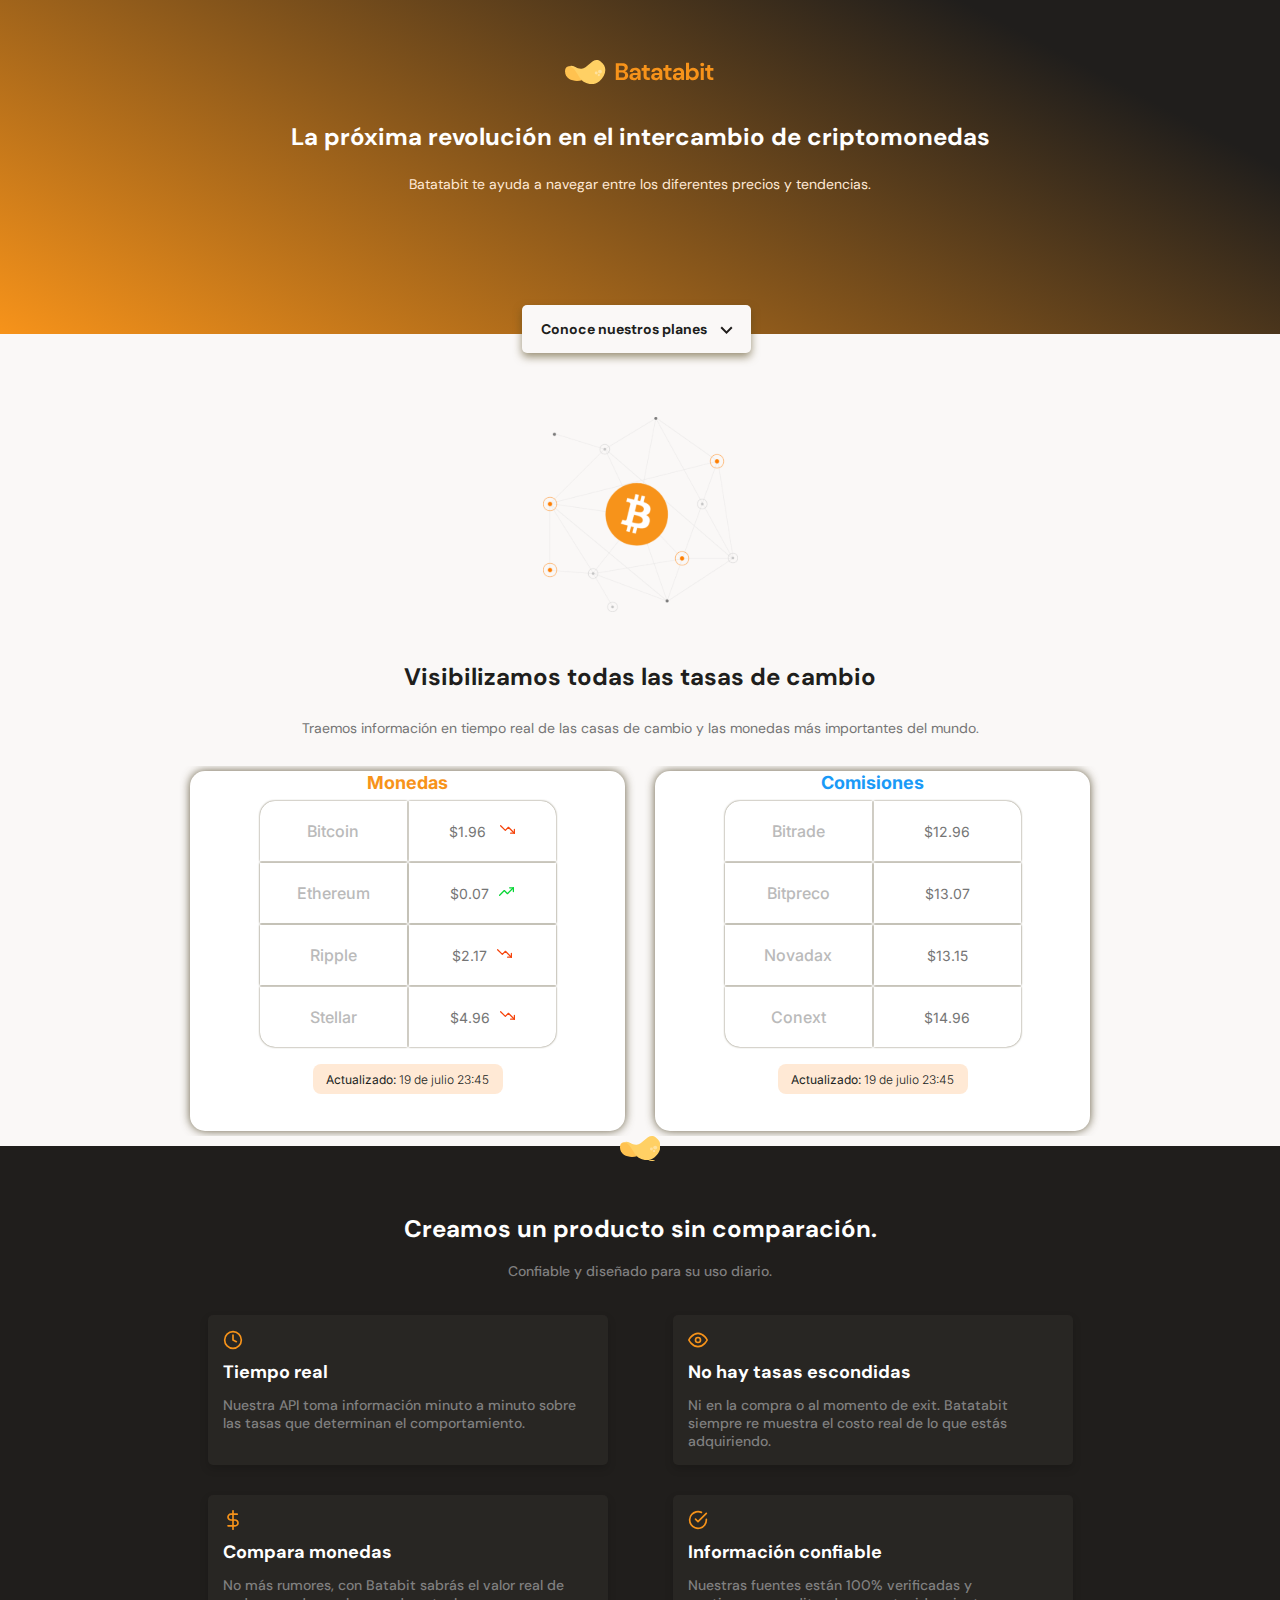
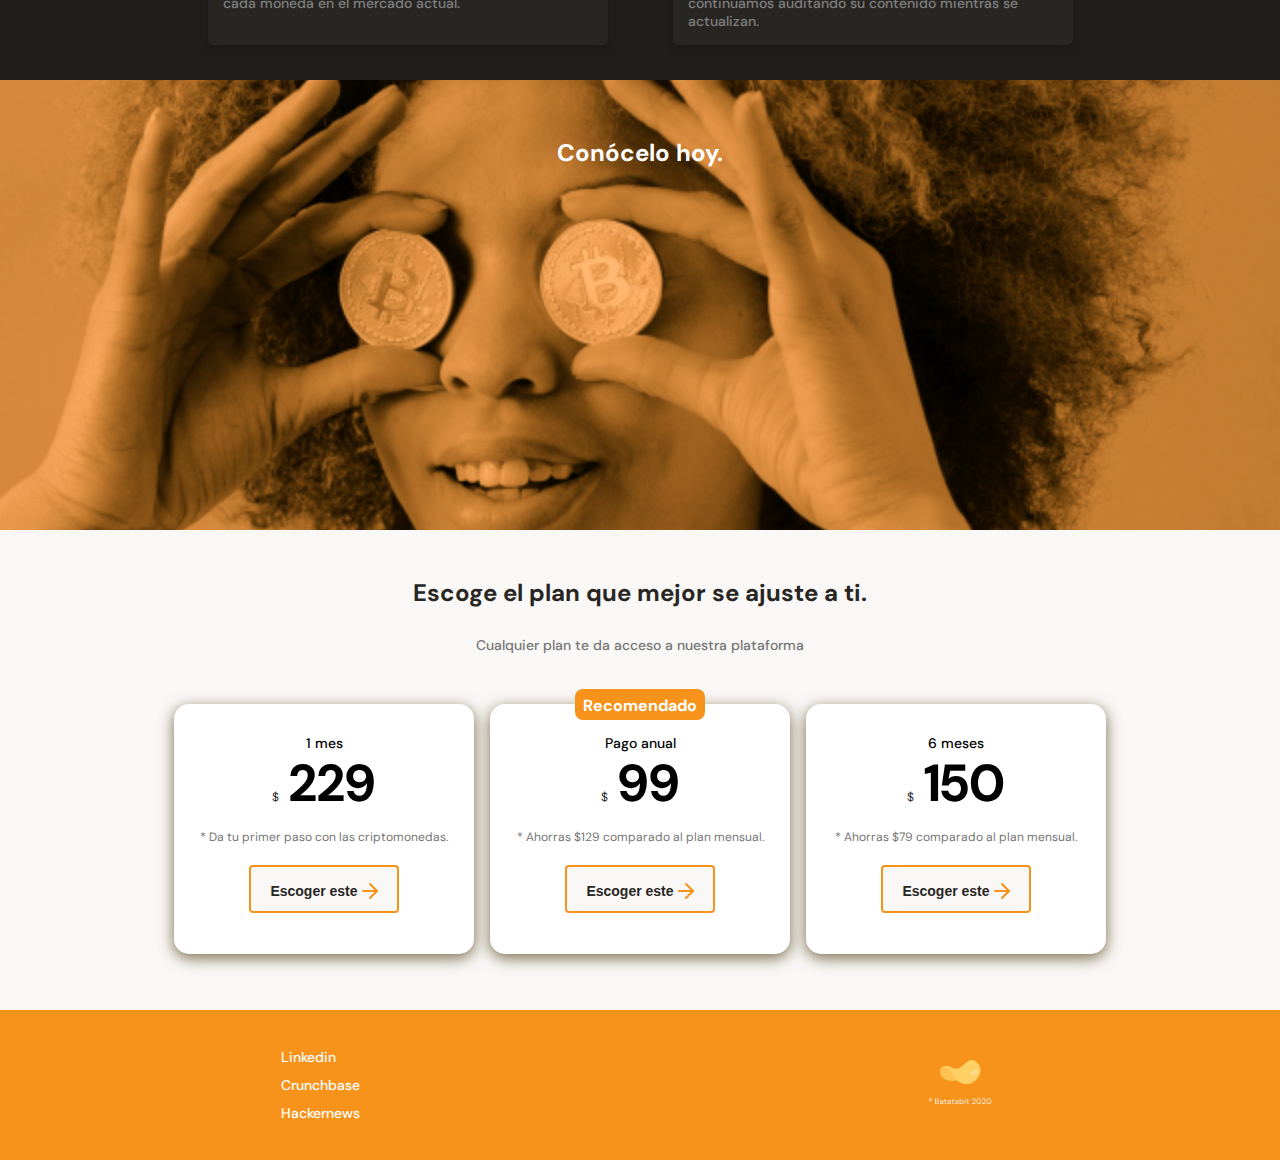
<file: Curso mobile first-Batatabit/index.html>
<!DOCTYPE html>
<html lang="en">
<head>
    <meta charset="UTF-8">
    <meta http-equiv="X-UA-Compatible" content="IE=edge">
    <meta name="viewport" content="width=device-width, initial-scale=1.0">
    <title>Batatabit</title>
    <link rel="stylesheet" href="./css/styles.css">
    <link 
    href="https://fonts.googleapis.com/css2?family=DM+Sans:wght@400;500;700&family=Inter:wght@300;500&display=swap" 
    rel="stylesheet"/>
    <link rel="stylesheet" href="./css/tablet.css" media="(min-width: 930px)">
</head>
<body>
    <header>
        <img src="./assets/img/logo.svg" alt="">
        <div class="header__title-container">
            <h1>La próxima revolución en el intercambio de criptomonedas</h1>
            <p>Batatabit te ayuda a navegar entre los diferentes precios y tendencias.</p>
            <a class="header__button" href="#plans">Conoce nuestros planes <span></span></a>
        </div>
    </header>
    <main>
        <section class="main-exchange-container">
            <div class="backgroundImg"></div>
            <div class="main-exchange-container--title">
                <h2>Visibilizamos todas las tasas de cambio</h2>
                <p>Traemos información en tiempo real de las casas de cambio y las monedas más importantes del mundo.</p>
            </div>
            <section class="main-tables-container">
                <div class="main-currency-table">
                    <p class="currency__table-title">Monedas</p>
                    <div class="currency__table-container">
                        <table>
                            <tr>
                                <td class="table__top-left">Bitcoin</td>
                                <td class="table__top-right table__right">$1.96 <span class="down"></span></td>
                            </tr>
                            <tr>
                                <td>Ethereum</td>
                                <td class="table__right">$0.07<span class="up"></span></td>
                            </tr>
                            <tr>
                                <td>Ripple</td>
                                <td class="table__right">$2.17<span class="down"></span></td>
                            </tr>
                            <tr>
                                <td class="table__bottom-left">Stellar</td>
                                <td class="table__bottom-right table__right">$4.96<span class="down"></span></td>
                            </tr>
                        </table>
                    </div>
                    <div class="currency-table--date">
                        <p><b>Actualizado: </b>19 de julio 23:45</p>
                    </div>
                </div>
                <div class="main-currency-table">
                    <p class="comisiones__table-title">Comisiones</p>
                    <div class="currency__table-container">
                        <table>
                            <tr>
                                <td class="table__top-left">Bitrade</td>
                                <td class="table__top-right table__right">$12.96</td>
                            </tr>
                            <tr>
                                <td>Bitpreco</td>
                                <td class="table__right">$13.07</td>
                            </tr>
                            <tr>
                                <td>Novadax</td>
                                <td class="table__right">$13.15</td>
                            </tr>
                            <tr>
                                <td class="table__bottom-left">Conext</td>
                                <td class="table__bottom-right table__right">$14.96</td>
                            </tr>
                        </table>
                    </div>
                    <div class="currency-table--date">
                        <p><b>Actualizado: </b>19 de julio 23:45</p>
                    </div>
                </div>
            </section>
        </section>
        <section class="main-product-detail">
            <span class="product-detail--batata-logo"></span>
            <div class="product-detail--title">
                <h2>Creamos un producto sin comparación.</h2>
                <p>Confiable y diseñado para su uso diario.</p>
            </div>
            <section class="product-cards--container">
                <article class="product-detail--card">
                    <span class="icon-card clock"></span>
                    <p class="product--card-title">Tiempo real</p>
                    <p class="product--card-body">Nuestra API toma información minuto a minuto sobre las tasas que determinan el comportamiento.</p>
                </article>
                <article class="product-detail--card">
                    <span class="icon-card eye"></span>
                    <p class="product--card-title">No hay tasas escondidas</p>
                    <p class="product--card-body">Ni en la compra o al momento de exit. Batatabit siempre re muestra el costo real de lo que estás adquiriendo.</p>
                </article>   
                <article class="product-detail--card">
                    <span class="icon-card dollar"></span>
                    <p class="product--card-title">Compara monedas</p>
                    <p class="product--card-body">No más rumores, con Batabit sabrás el valor real de cada moneda en el mercado actual.</p>
                </article>
                <article class="product-detail--card">
                    <span class="icon-card circle"></span>
                    <p class="product--card-title">Información confiable</p>
                    <p class="product--card-body">Nuestras fuentes están 100% verificadas y continuamos auditando su contenido mientras se actualizan.</p>
                </article>    
            </section>
        </section>
        <section class="bitcoin-img-container">
            <h2>Conócelo hoy.</h2>
        </section>
        <section id="plans" class="main-plans-container">
            <div class="plans--title">
                <h2>Escoge el plan que mejor se ajuste a ti.</h2>
                <p>Cualquier plan te da acceso a nuestra plataforma</p>
            </div>
            <section class="plans-container--slider">
                <article class="plans-container-card">
                    <div class="plan-info-container">
                        <h3 class="plan-card--title">1 mes</h3>
                        <p class="plan-card--price"><span>$</span> 229</p>
                        <p class="plan-card--saving">* Da tu primer paso con las criptomonedas.</p>
                        <button class="plan-card--ca">Escoger este<span></span></button>
                    </div>
                </article>
                <article class="plans-container-card">
                    <p class="recomendado">Recomendado</p>
                    <div class="plan-info-container">
                        <h3 class="plan-card--title">Pago anual</h3>
                        <p class="plan-card--price"><span>$</span> 99</p>
                        <p class="plan-card--saving">* Ahorras $129 comparado al plan mensual.</p>
                        <button class="plan-card--ca">Escoger este<span></span></button>
                    </div>
                </article>
                <article class="plans-container-card">
                    <div class="plan-info-container">
                        <h3 class="plan-card--title">6 meses</h3>
                        <p class="plan-card--price"><span>$</span> 150</p>
                        <p class="plan-card--saving">* Ahorras $79 comparado al plan mensual.</p>
                        <button class="plan-card--ca">Escoger este<span></span></button>
                    </div>
                </article>
            </section>
        </section>
    </main>
    <footer>
        <section class="left">
            <ul>
                <li><a href="#">Linkedin</a></li>
                <li><a href="#">Crunchbase</a></li>
                <li><a href="#">Hackernews</a></li>
            </ul>
        </section>
        <section class="right">
            <img src="./assets/img/logo-footer.svg" alt="Logo de Batatabit 2020">
        </section>
    </footer>
</body>
</html>
</file>
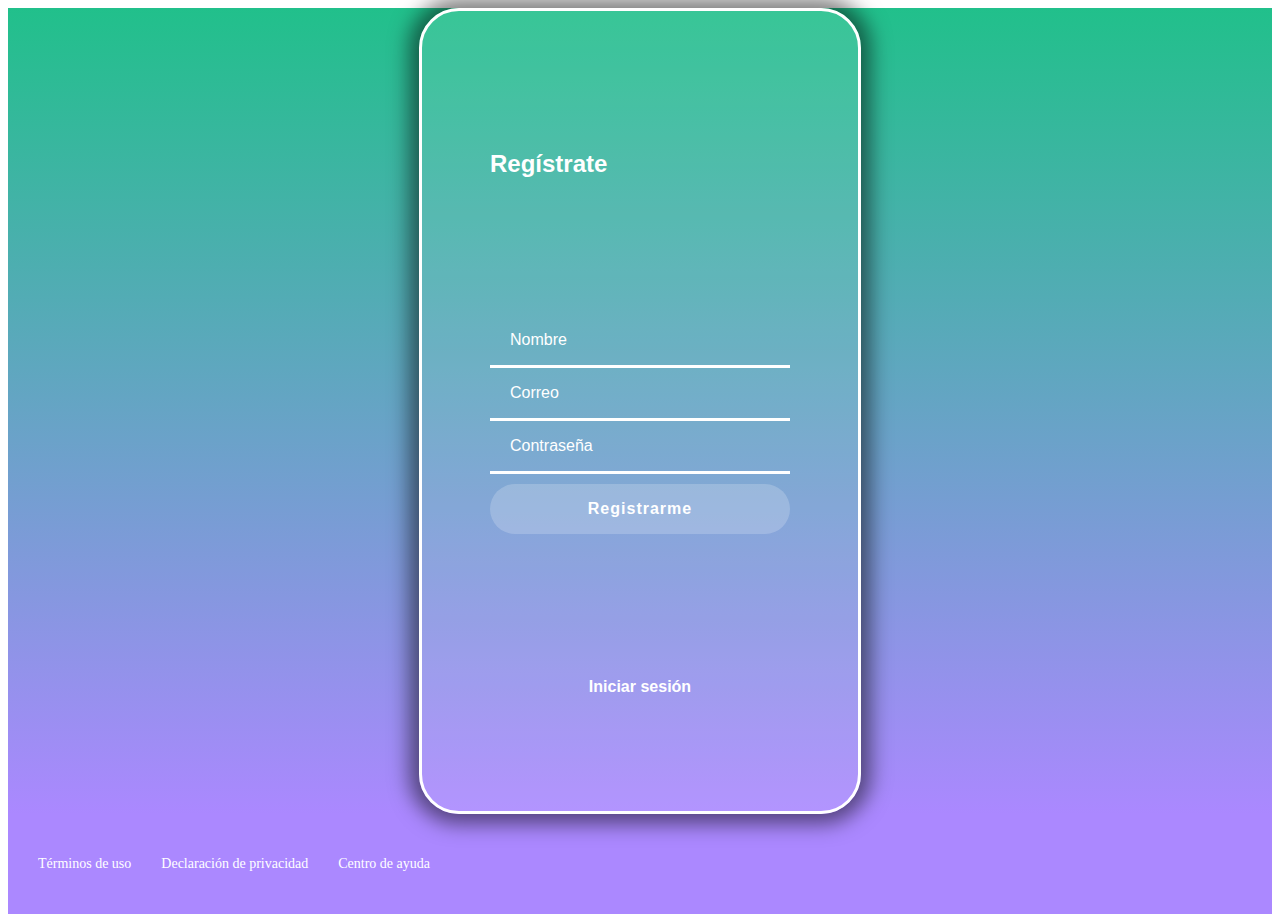
<file: PlatziVideo/Componentes/2.- Registro.html>
<!DOCTYPE html>
<html lang="en">
<head>
    <meta charset="UTF-8">
    <meta http-equiv="X-UA-Compatible" content="IE=edge">
    <meta name="viewport" content="width=device-width, initial-scale=1.0">
    <title>Document</title>
</head>
    <style>
        .register__area {
            background: linear-gradient(#21C08B, #AB88FF);
            font-family: 'Montserrat', sans-serif;
            display: flex;
            flex-direction: column;
            align-items: center;
            justify-content: center;
            padding: 0px 30px;
            min-height: calc(100vh - 200px);
        }
        .register__container {
            background-color: rgba(255, 255, 255, 0.1);
            border: 3px solid white;
            border-radius: 40px;
            color: white;
            padding: 60px 68px 40px;
            min-height: 700px;
            width: 300px;
            display: flex;
            justify-content: space-around;
            flex-direction: column;
            box-shadow: 0px 0px 20px 10px rgba(0, 0, 0, 0.5);
            
        }
        .login__container--form {
            display: flex;
            flex-direction: column;
        }
        .input {
          background: transparent;
          color: white;
          border-left: 0;
          border-top: 0;
          border-right: 0;
          border-bottom: 3px solid white;
          font-size: 16px;
          font-family: 'Montserrat', sans-serif;
        
          padding: 0px 20px;
          outline: none;
          height: 50px;
        }
        ::placeholder {
            color: white;       
        }
        .button {
            background-color: rgba(255, 255, 255, 0.2);
            border: none;
            border-radius: 25px;
            color: white;
            cursor: pointer;
            font-size: 16px;
            font-weight: bold;
            font-family: 'Montserrat', sans-serif;
            height: 50px;
            letter-spacing: 1px;
            margin: 10px 0px;
        }
        .button:hover {
            text-decoration: underline;
        }

        .login__container--sesion {
            font-size: 16px; 
            text-align: center;
        }
        .login__container--sesion a {
            color: white;
            font-weight: bold;
            font-size: 16px; 
            text-decoration: none;
        }
        .login__container--sesion a:hover {
            text-decoration: underline;
        }
        .footer {
            background-color: #AB88FF;
            display: flex;
            align-items: center;
            height: 100px;
            width: 100%;
        }
        .footer a {
            color: white;
            cursor: pointer;
            font-size: 14px;
            padding-left: 30px;
            text-decoration: none;
        }
        .footer a:hover {
            text-decoration: underline;
        }
    </style>
<body>
    <section class="register__area">
            <section class="register__container">
                <h2>Regístrate</h2>
                <form class="login__container--form" action="">
                    <input class="input" type="text" placeholder="Nombre">
                    <input class="input" type="email" placeholder="Correo">
                    <input class="input" type="password" placeholder="Contraseña">
                    <button class="button">Registrarme</button>
                </form>
                    <p class="login__container--sesion"> <a href="">Iniciar sesión</a></p>
            </section>
    </section>
    <footer class="footer">
        <a href="">Términos de uso</a>
        <a href="">Declaración de privacidad</a>
        <a href="">Centro de ayuda</a>
    </footer>
</body>
</html>
</file>
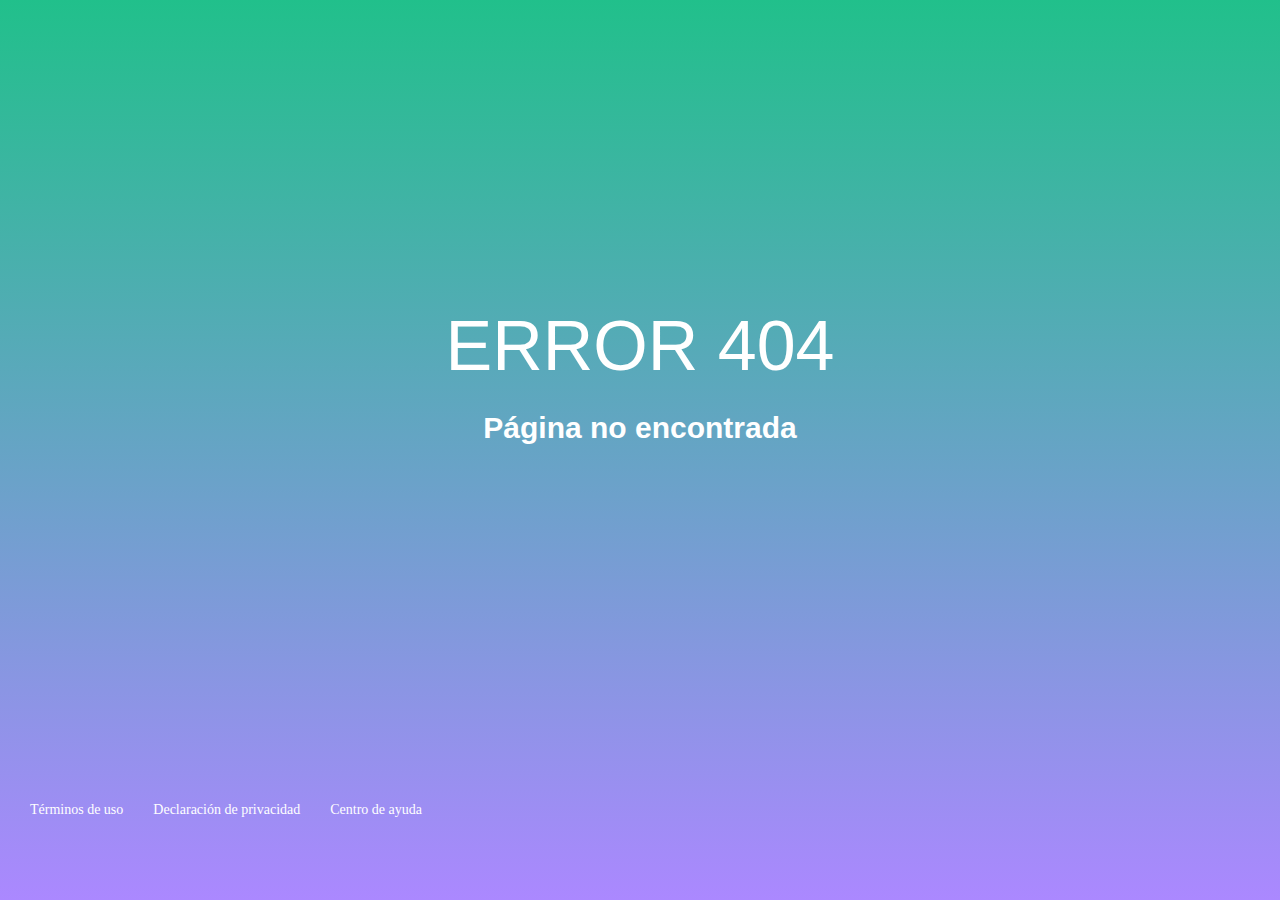
<file: PlatziVideo/Componentes/4.- Error404.html>
<!DOCTYPE html>
<html lang="en">
<head>
    <meta charset="UTF-8">
    <meta http-equiv="X-UA-Compatible" content="IE=edge">
    <meta name="viewport" content="width=device-width, initial-scale=1.0">
    <title>Document</title>
</head>
<style>
    body {
        background: linear-gradient(#21C08B, #AB88FF);
        margin: 0px;
        padding: 0px;
        height: auto;
        width: 100%;
    }
    .error404__section {
        height: 80vh;
        display: flex;
        font-family: 'Montserrat', sans-serif;
        color: white;
        flex-direction: column;
        align-items: center;
        justify-content: center;
    }

    .box {
    width: 500px;
    height: auto;
    float: left;
    overflow: hidden;
    font-size: 70px;
    }

    .text {
    text-align: center;
    margin-top: 56px;
    margin-bottom: 0;
    color: #fff;
    font-size: 1.0em;
    font-family: sans-serif;
    text-transform: uppercase;
    }

    .animated {
    animation-duration: 2.5s;
    animation-fill-mode: both;
    animation-iteration-count: infinite;
    }

    @keyframes pulse {
  0% {transform: scale(1);}
    50% {transform: scale(1.1);}
    100% {transform: scale(1);}
    }
    .pulse {
    animation-name: pulse;
    animation-duration: 1s;
    }

    .error404__subtitle {
        font-size: 30px;
    }
    .footer {
        display: flex;
        background: transparent;
        align-items: center;
        height: 20vh;
        width: 100%;
    }
    .footer a {
        color: white;
        cursor: pointer;
        font-size: 14px;
        padding-left: 30px;
        text-decoration: none;
    }
    .footer a:hover {
        text-decoration: underline;
    }

@media all and (max-width: 680px) {
    .wrap {
   width: 100%;
  }
  .box {
    width: 100%;
  height: 150px;
    clear: both;
    margin: 0px auto;
  }
  .text {
   margin-top: 20px; 
  }
}
</style>
<body>
<section class="error404__section">
    <div class="box hingebox">
        <p class="text animated pulse">Error 404</p>
      </div>
    <h2 class="error404__subtitle">Página no encontrada</h2>
</section>
<footer class="footer">
    <a href="">Términos de uso</a>
    <a href="">Declaración de privacidad</a>
    <a href="">Centro de ayuda</a>
</footer>
</body>
</html>
</file>
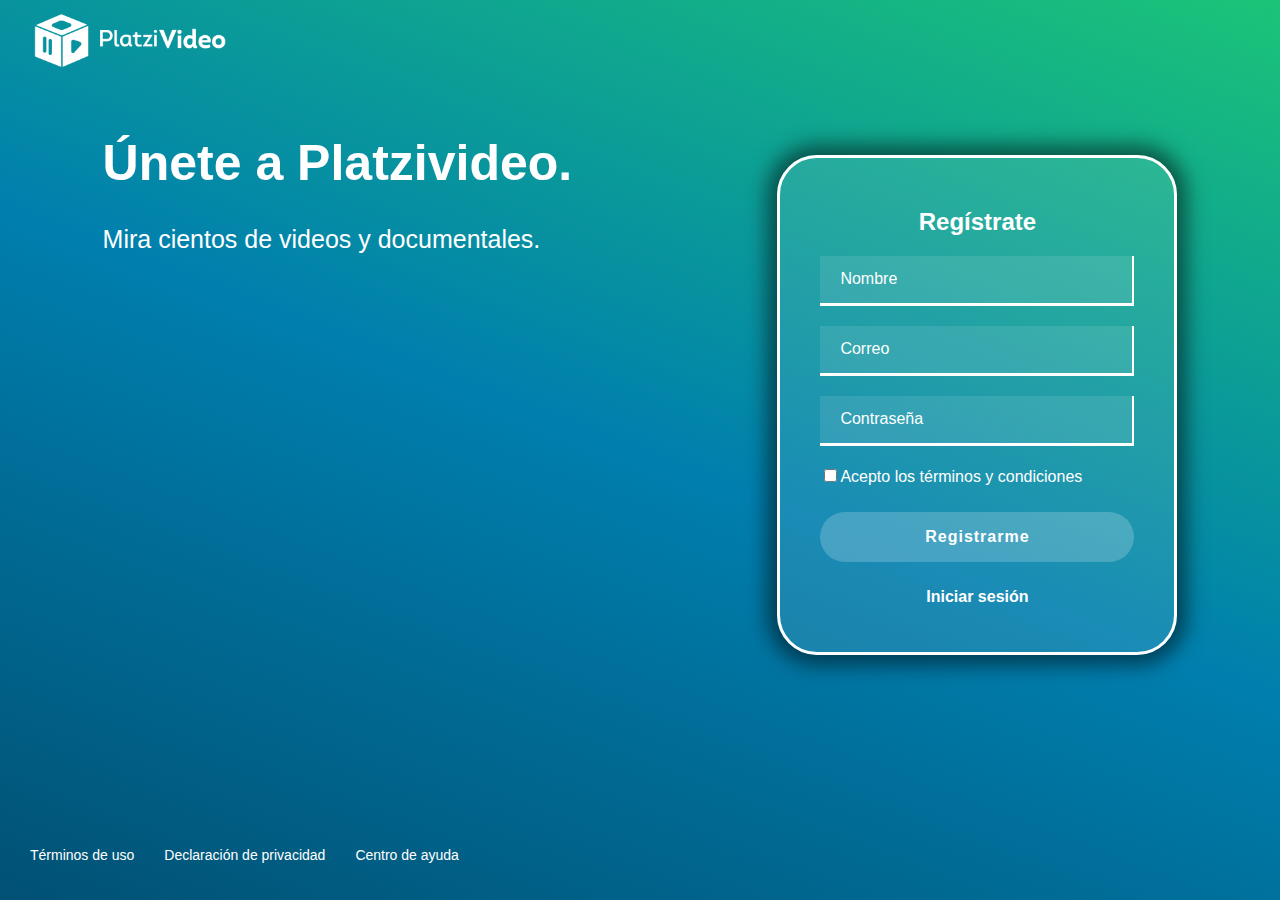
<file: PlatziVideo/HTML/registro.html>
<!DOCTYPE html>
<html lang="en">
<head>
    <meta charset="UTF-8">
    <meta http-equiv="X-UA-Compatible" content="IE=edge">
    <meta name="viewport" content="width=device-width, initial-scale=1.0">
    <title>Registro</title>
    <link rel="stylesheet" href="/PlatziVideo/styles/registro.css">
</head>
<body>
    <header class="header">
        <img class="header__img" src="/PlatziVideo/assets/Iconos/logo-platzi-video-BW2.png" alt="Logo Platzi video"/>
    <main class="main__container">
    <section class="info">
        <h1>Únete a Platzivideo.</h1>
        <p>Mira cientos de videos y documentales.</p>
    </section>
    <section class="register">
        <section class="register__container">
            <h2>Regístrate</h2>
            <form class="login__container--form" action="">
                <input class="input" type="text" placeholder="Nombre">
                <input class="input" type="email" placeholder="Correo">
                <input class="input" type="password" placeholder="Contraseña">
                <label><input type="checkbox" id="cbox1" value="first_checkbox">Acepto los términos y condiciones</label>
                <button class="button">Registrarme</button>
            </form>
                <p class="login__container--sesion"> <a href="./sesion.html">Iniciar sesión</a></p>
        </section>
    </section>
    </main>
    <footer class="footer">
        <a href="">Términos de uso</a>
        <a href="">Declaración de privacidad</a>
        <a href="">Centro de ayuda</a>
    </footer>
</body>
</html>
</file>
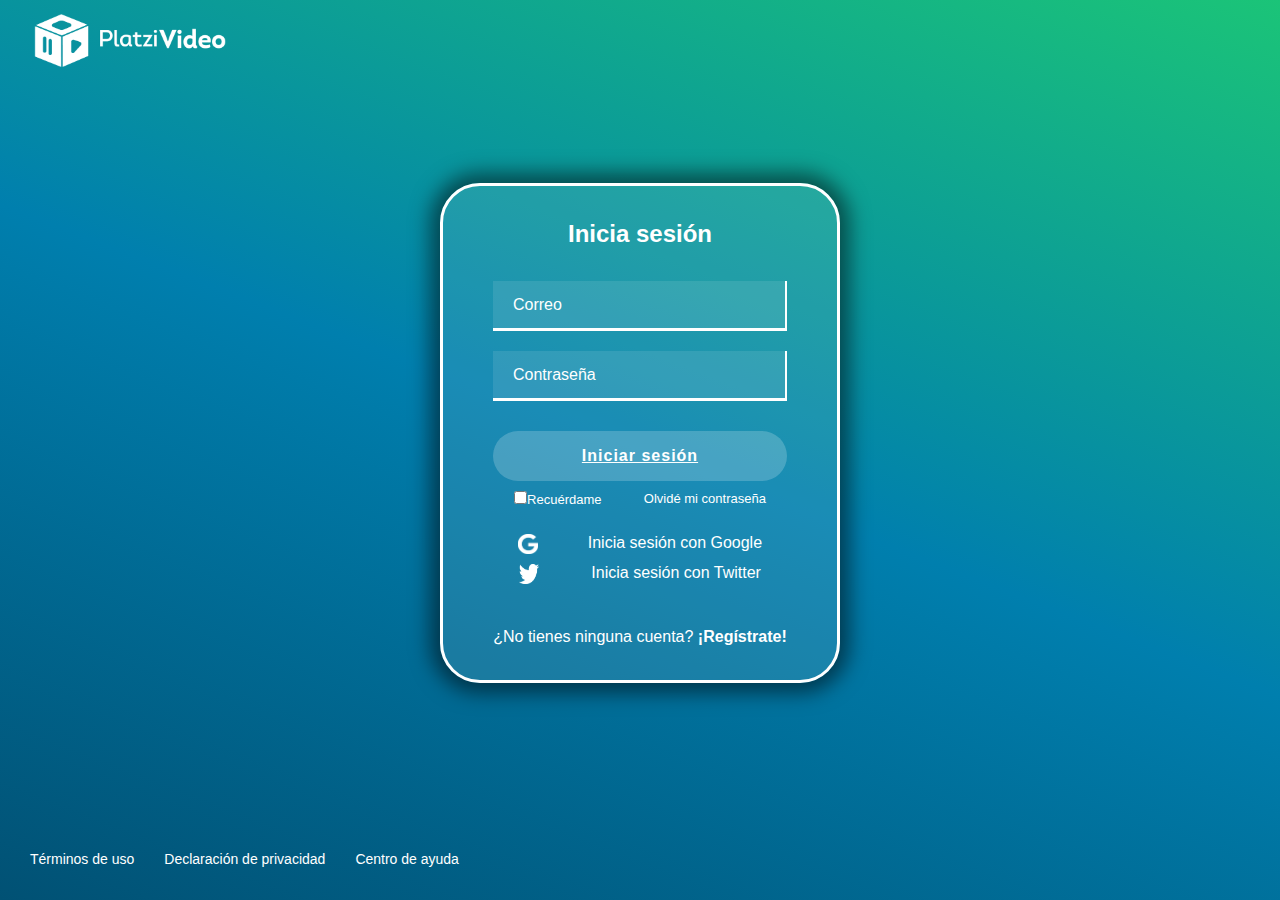
<file: PlatziVideo/HTML/sesion.html>
<!DOCTYPE html>
<html lang="en">
<head>
    <meta charset="UTF-8">
    <meta http-equiv="X-UA-Compatible" content="IE=edge">
    <meta name="viewport" content="width=device-width, initial-scale=1.0">
    <title>Iniciar sesión</title>
    <link rel="stylesheet" href="/PlatziVideo/styles/sesion.css">
</head>
<body>
    <header class="header">
        <img class="header__img" src="/PlatziVideo/assets/Iconos/logo-platzi-video-BW2.png" alt="Logo Platzi video"/>
    </header>
    <section class="container">
        <section class="content">
            <section class="session__container">
                <h2>Inicia sesión</h2>
                <form class="login__container--form" action="">
                    <input class="input" type="email" placeholder="Correo">
                    <input class="input" type="password" placeholder="Contraseña">
                    <button class="button"><a href="./index.html">Iniciar sesión</a></button>
                <div class="accesorios">
                    <label><input type="checkbox" id="cbox1" value="first_checkbox">Recuérdame</label>
                    <p>Olvidé mi contraseña</p>
                </div>
                <div class="social">
                    <div class="social__media">
                        <img src="/PlatziVideo/assets/Iconos/google-icon.jpg" alt="Logo Google">
                        <p>Inicia sesión con Google</p>
                    </div>
                    <div class="social__media">
                        <img src="/PlatziVideo/assets/Iconos/Twitter_icon.png" alt="Logo Twitter">
                        <p>Inicia sesión con Twitter</p>
                    </div>
                </div>
                </form>
                    <p class="login__container--sesion">¿No tienes ninguna cuenta?  <a href="./registro.html">¡Regístrate!</a></p>
            </section>
        </section>
    </section>
    <footer class="footer">
        <a href="">Términos de uso</a>
        <a href="">Declaración de privacidad</a>
        <a href="">Centro de ayuda</a>
    </footer>
</body>
</html>
</file>
<file: Curso mobile first-Batatabit/css/styles.css>
/* 
1.- Posicionamiento.
2.- Modelo de caja (Box model).
3.- Tipografía.
4.- Visuales
5.- Otros.
*/
:root {
    /* Colores */
    --bitcoin-orange: #f7931a;
    --soft-orange: #ffe9d5;
    --secondary-blue: #1a9af7;
    --soft-blue: #e7f5ff;
    --warm-black: #201e1c;
    --black: #282623;
    --grey: #bababa;
    --off-white: #faf8f7; 
    --just-white: #fff;
}
* {
    margin: 0;
    padding: 0;
    box-sizing: border-box;
}
html {
    font-size: 62.5%;
    font-family: 'DM Sans', sans-serif;
}
header {
    position: relative;
    display: flex;
    flex-direction: column;
    justify-content: center;
    width: 100%;
    min-width: 320px;
    height: 334px;
    text-align: center;
    background: linear-gradient(207.8deg, #201E1C 16.69%, #f7931a 100%);
}
header img {
    width: 150px;
    height: 24px;
    margin-top: 60px;
    align-self: center;
}
.header__title-container{
    width: 90%;
    min-width: 288px;
    max-width: 900px;
    height: 218px;
    margin-top: 40px;
    text-align: center;
    align-self: center;
}
.header__title-container h1 {
    font-size: 2.4rem;
    font-weight: bold;
    line-height: 2.6rem;
    color: var(--just-white);
}
.header__title-container p {
    margin-top: 25px;
    font-size: 1.4rem;
    font-weight: 500px;
    line-height: 1.8rem;
    color: var(--soft-orange)
}
.header__title-container .header__button {
    position: absolute;
    left: calc(50% - 118px);
    top: 270px;
    display: block;
    margin-top: 35px;
    padding: 15px;
    width: 229px;
    height: 48px;
    background-color: var(--off-white);
    /*Sombra*/
    box-shadow: 0px 4px 8px rgba(89, 73, 30, 0.6);
    border: none;
    border-radius: 5px;
    font-size: 1.4rem;
    font-weight: bold;
    text-decoration: none;
    color: var(--warm-black);
}
.header__title-container .header__button span {
    display: inline-block;
    width: 13px;
    height: 8px;
    margin-left: 10px;
    background-image: url('../assets/icons/down-arrow.svg');
}
main {
    width: 100%;
    height: auto;
    background-color: var(--off-white);
}
.main-exchange-container {
    width: 100%;
    height: auto;
    padding-top: 80px;
    padding-bottom: 10px;
    text-align: center;
}
.main-exchange-container--title {
    width: 90%;
    min-width: 288px;
    max-width: 900px;
    margin: 0 auto;
}
.main-exchange-container .backgroundImg { 
    width: 200px;
    max-width: 300px;
    min-width: 200px;
    height: 200px;
    margin: 0 auto;
    margin-bottom: 50px;
    background-image: url('../assets/img/Bitcoin.svg');
    background-repeat: no-repeat;
    background-position: center;
}
.main-exchange-container h2 {
    margin-bottom: 30px;
    font-size: 2.4rem;
    font-weight: bold;
    line-height: 2.6rem;
    color: var(--warm-black);
}
.main-exchange-container p {
    margin-bottom: 30px;
    font-size: 1.4rem;
    font-weight: 500px;
    line-height: 1.6rem;
    color: #757575;
}
/* Table */
.main-tables-container{
    display: flex;
    height: 370px;
    overflow-x: scroll;
    overscroll-behavior-x: contain;
    scroll-snap-type: x proximity;
    margin: 15px 0px;
    justify-content: space-between;   
}
.main-currency-table{
    width: 70%;
    scroll-snap-align: center;
    min-width: 320px;
    max-width: 500px;
    height: 360px;
    margin: 5px 15px;
    font-family: "Inter", sans-serif;
    background-color: var(--just-white);
    box-shadow: 0px 0px 10px rgba(66, 55, 22, 0.8);
    border-radius: 15px;
}

.main-currency-table .currency__table-title {
    margin-bottom: 5px;
    font-size: 1.8rem;
    font-weight: bold;
    line-height: 2.3rem;
    color: var(--bitcoin-orange);
}
.main-currency-table .comisiones__table-title {
    margin-bottom: 5px;
    font-size: 1.8rem;
    font-weight: bold;
    line-height: 2.3rem;
    color: var(--secondary-blue);
}
.main-currency-table .currency__table-container {
    width: 90%;
    min-width: 230px;
    max-width: 300px;
    height: 250px;
    margin: 0 auto;
}
.currency__table-container table {
    width: 100%;
    height: 100%;
}
.currency__table-container td {
    width: 50%;
    font-size: 1.6rem;
    font-weight: 500;
    line-height: 1.9rem;
    color: var(--grey);
    background-color: var(--just-white);
    box-shadow: 0px 0px 2px rgba(66, 55, 22, 0.8);
}
.currency__table-container .table__top-left {
    border-radius: 15px 0 0 0;
}
.currency__table-container .table__top-right {
    border-radius: 0 15px 0 0;
}
.currency__table-container .table__bottom-left{
    border-radius: 0 0 0 15px ;
}
.currency__table-container .table__bottom-right{
    border-radius: 0 0 15px 0;
}
.currency__table-container .table__right {
    font-size: 1.4rem;
    font-weight: normal;
    line-height: 1.7rem;
    color: #757575;
}
.currency__table-container .down {
    display: inline-block;
    width: 15px;
    height: 15px;
    margin-left: 10px;
    background-image: url('../assets/icons/trending-down.svg');
    background-size: cover;
    background-position: center;
    background-repeat: no-repeat;
}
.currency__table-container .up {
    display: inline-block;
    width: 15px;
    height: 15px;
    margin-left: 10px;
    background-image: url('../assets/icons/trending-up.svg');
    background-size: cover;
    background-position: center;
    background-repeat: no-repeat;
}
.currency-table--date {
    width: 190px;
    height: 30px;
    margin: 0 auto;
    margin-top: 15px;
    padding: 8px;
    background-color: var(--soft-orange);
    border-radius: 8px;
}
.currency-table--date p{
    font-size: 1.2rem;
    font-weight: 300;
    line-height: 1.5rem;
    color: var(--warm-black);
}
/* Product detail */
.main-product-detail {
    position: relative;
    width: 100%;
    min-width: 320px;
    height: auto;
    padding: 20px 10px;
    background-color: var(--warm-black);
}
.main-product-detail .product-detail--batata-logo {
    position: absolute;
    width: 40px;
    height: 25px;
    top: -10px;
    left: calc(50% - 20px);
    background-image: url('../assets/img/logo.svg');
}
.product-detail--title {
    width: 90%;
    min-width: 288px;
    height: auto;
    margin: 0 auto;
    margin-top: 50px;
    text-align: center;
}
.product-detail--title h2 {
    margin-bottom: 20px;
    font-size: 2.4rem;
    font-weight: bold;
    line-height: 2.6rem;
    color: var(--just-white);
}
.product-detail--title p{
    margin-bottom: 20px;
    font-size: 1.4rem;
    font-weight: 500;
    line-height: 1.8rem;
    color: #808080;
}
.product-detail--card {
    width: 90%;
    min-width: 288px;
    max-width: 400px;
    min-height: 150px;
    margin: 15px auto;
    padding: 15px;
    background-color: var(--black);
    border-radius: 5px;
    box-shadow:  0 4px 8px rgba(0, 0, 0, 0.16);
}
.product-detail--card .icon-card{
    display: inline-block;
    width: 20px;
    height: 20px;
    margin-bottom: 10px;
    background-size: cover;
    background-position: center;
    background-repeat: no-repeat;
}
.clock {
    background-image: url('../assets/icons/clock.svg');
}
.eye {
    background-image: url('../assets/icons/eye.svg');
}
.dollar {
    background-image: url('../assets/icons/dollar-sign.svg');
}
.circle {
    background-image: url('../assets/icons/check-circle.svg');
}
.product-detail--card .product--card-title {
    margin-bottom: 15px;
    font-size: 1.8rem;
    font-weight: bold;
    line-height: 1.8rem;
    color: var(--just-white);
}
.product-detail--card .product--card-body {
    font-size: 1.4rem;
    font-weight: 500;
    line-height: 1.8rem;
    color: #808080;
}
.bitcoin-img-container {
    width: 100%;
    min-width: 320px;
    height: 50vh;
    background-image: url('../assets/img/bitcoinbaby2x.jpg');
    background-position: center;
    background-size: cover;
    background-repeat: no-repeat;
}
.bitcoin-img-container h2{
    padding-top: 60px;
    font-size: 2.4rem;
    font-weight: bold;
    line-height: 2.6rem;
    text-align: center;
    color: var(--just-white);
}
/* planes */
.main-plans-container {
    width: 100%;
    min-width: 320px;
    padding-bottom: 30px;
    text-align: center;
}
.plans--title {
    width: 90%;
    min-width: 288px;
    height: auto;
    margin: 0 auto;
    margin-bottom: 10px;
}
.plans--title h2 {
    padding-top: 50px;
    font-size: 2.4rem;
    font-weight: bold;
    line-height: 2.6rem;
    color: var(--black);
}
.plans--title p{
    padding-top: 30px;
    font-size: 1.4rem;
    font-weight: 500;
    line-height: 1.8rem;
    color: #757575;
}
.plans-container--slider{
    display: flex;
    height: 316px;
    overflow-x: scroll;
    overscroll-behavior-x: contain;
    scroll-snap-type: x proximity;
    margin: 0 30px;
}
.planes-container--slider::-webkit-scrollbar {
    background-color: var(--soft-orange);
    height: 3px;
  }
.planes-container--slider::-webkit-scrollbar-thumb {
    background-color: var(--bitcoin-orange);
}
.plans-container-card{
    position: relative;
    scroll-snap-align: center;
    width: 70%;
    min-width: 190px;
    max-width: 300px;
    height: 250px;
    margin: 40px 8px 0;
    padding: 0 15px;
    background-color: var(--just-white);
    border-radius: 15px;
    box-shadow: 0 4px 15px rgba(89, 73, 30, 0.8);
}

.recomendado{
    position: absolute;
    width: 130px;
    height: 31px;
    padding: 6px;
    top: -15px;
    left: calc(50% - 65px);
    font-size: 1.6rem;
    font-weight: bold;
    background: var(--bitcoin-orange);
    border-radius: 8px;
    color: var(--just-white);
}

.plan-info-container .plan-card--title {
    padding-top: 30px;
    font-size: 1.4rem;
    font-weight: 500;
    line-height: 1.8rem;
    color: black;
}
.plan-card--price {
    padding: 5px 0;
    font-size: 5.2rem;
    font-weight: bold;
    line-height: 5.3rem;
    color: black;
}

.plan-card--price span {
    font-size: 1.2rem;
    font-weight: 300;

}
.plan-card--saving {
    font-size: 1.2rem;
    color: #757575;
}
.plan-card--ca {
    width: 150px;
    height: 48px;
    margin-top: 20px;
    background-color: #faf8f7;
    border: 2px solid var(--bitcoin-orange);
    border-radius: 4px;
    font-family: "DM-Sans", sans-serif;
    font-size: 1.4rem;
    font-weight: bold;
    line-height: 1.8rem;
    color:var(--black);
}
.plan-card--ca span {
    display: inline-block;
    width: 20px;
    height: 20px;
    background-image: url('../assets/icons/orange-right-arrow.svg');
    vertical-align: text-bottom;
}
footer {
    display: flex;
    width: 100%;
    height: 150px;
    background-color: var(--bitcoin-orange);
}
footer section{
    display: flex;
    width: 50%;
    justify-content: center;
    align-items: center;
}
footer .left ul {
    font-size: 1.4rem;
    font-weight: 500;
    line-height: 1.8rem;
    list-style: none;
}
.left li{
    margin: 10px 0;
}
.left a {
    text-decoration: none;
    color: var(--just-white);
}
</file>
<file: Curso mobile first-Batatabit/css/tablet.css>
.main-tables-container {
    display: flex;
    width: 930px;
    margin: 0 auto;

}
.product-cards--container{
    display: flex;
    flex-wrap: wrap;
    width: 930px;
    margin: 0 auto;
}
.plans-container--slider {
    justify-content: center;
}
</file>
<file: PlatziVideo/styles/registro.css>
body {
    margin: 0px;
    padding: 0px;
    font-family: "Montserrat", sans-serif;
    background-color: #015f86;
    background-image: linear-gradient(21deg, #015174 0%, #007fae 50%, #1bc478 100%);

}
* {
box-sizing: border-box;
}
/* header */
.header__img {
    margin-left: 30px;
    margin-top: 10px;
    width: 200px;
    position: absolute;
}
/* Main */
.main__container {
    display: flex;
    flex-direction: row;
    justify-content: space-around;
    height: 90vh;
    width: 100vw;
}
.info {
    align-self: baseline;
    padding-top: 100px;
    color: white;
    font-size: 25px;
}
/* Registro */
.register {
    display: flex;
    flex-direction: column;
    align-content: center;
    justify-content: center;
}
.register__container {
    display: flex;
    flex-direction: column;
    align-content: center;
    justify-content: center;
    background-color: rgba(255, 255, 255, 0.1);
    border: 3px solid white;
    border-radius: 40px;
    color: white;
    padding: 40px;
    height: 500px;
    width: 400px;
    box-shadow: 0px 0px 20px 10px rgb(0 0 0 / 50%);
}
.register__container h2 {
    text-align: center;
}
.login__container--form {
    display: flex;
    flex-direction: column;
}
.input {
    background: rgba(255, 255, 255, 0.1);
    color: white;
    border-left: 0;
    border-top: 0;
    border-right: 2px solid white;
    border-bottom: 3px solid white;
    font-size: 16px;
    font-family: 'Montserrat', sans-serif;
    margin-bottom: 20px;
    padding: 0px 20px;
    outline: none;
    height: 50px;
}

.login__container--form label input{
    margin-bottom: 20px;
}

::placeholder {
    color: white;       
}
.button {
    background-color: rgba(255, 255, 255, 0.2);
    border: none;
    border-radius: 25px;
    color: white;
    cursor: pointer;
    font-size: 16px;
    font-weight: bold;
    font-family: 'Montserrat', sans-serif;
    height: 50px;
    letter-spacing: 1px;
    margin: 10px 0px;
}
.button:hover {
    text-decoration: underline;
}

.login__container--sesion {
    font-size: 16px; 
    text-align: center;
}
.login__container--sesion a {
    color: white;
    font-weight: bold;
    font-size: 16px; 
    text-decoration: none;
}
.login__container--sesion a:hover {
    text-decoration: underline;
}
/* footer */
.footer {
display: flex;
align-items: center;
height: 10vh;
width: 100%;
margin: 0;
}

.footer a {
color: white;
cursor: pointer;
font-size: 14px;
padding-left: 30px;
text-decoration: none;
}

.footer a:hover {
text-decoration: underline;
}
</file>
<file: PlatziVideo/styles/sesion.css>
body {
    font-family: "Montserrat", sans-serif;
    background-color: #015f86;
    background-image: linear-gradient(21deg, #015174 0%, #007fae 50%, #1bc478 100%);
    display: flex;
    height: 100vh;
    flex-flow: column nowrap;
    font-size: 16px;
}
* {
box-sizing: border-box;
margin: 0px;
padding: 0px;
}

.header {
    height: 3rem;
}

.menu {
    display: flex;
}

.header__img {
    margin-left: 30px;
    margin-top: 10px;
    width: 200px;
}

.container {
    display: flex;
    height: inherit;
}

.content {
    flex: 1;
    display: flex;
    justify-content: center;
    align-items: center;
    padding: 15px 0px;
}

.session__container {
    display: flex;
    flex-direction: column;
    justify-content: space-evenly;
    background-color: rgba(255, 255, 255, 0.1);
    border: 3px solid white;
    border-radius: 40px;
    color: white;
    padding: 0px 50px;
    height: 500px;
    width: 400px;
    box-shadow: 0px 0px 20px 10px rgb(0 0 0 / 50%);
}
.session__container h2 {
    text-align: center;
}
.login__container--form {
    display: flex;
    flex-direction: column;
}
.input {
    background: rgba(255, 255, 255, 0.1);
    color: white;
    border-left: 0;
    border-top: 0;
    border-right: 2px solid white;
    border-bottom: 3px solid white;
    font-size: 16px;
    font-family: 'Montserrat', sans-serif;
    margin-bottom: 20px;
    padding: 0px 20px;
    outline: none;
    height: 50px;
}

.login__container--form label input{
    margin-bottom: 20px;
}

::placeholder {
    color: white;       
}
.button {
    background-color: rgba(255, 255, 255, 0.2);
    border: none;
    border-radius: 25px;
    color: white;
    cursor: pointer;
    font-size: 16px;
    font-weight: bold;
    font-family: 'Montserrat', sans-serif;
    height: 50px;
    letter-spacing: 1px;
    margin: 10px 0px;
}
.button a {
    color: white;
}
.button:hover {
    text-decoration: underline;
}
.button:checked {
    color: white;
}

.accesorios {
    display: flex;
    flex-direction: row;
    justify-content: space-around;
    font-size: 13px;
    padding-bottom: 10px;
}


.social {
    display: flex;
    flex-direction: column;
    justify-content: space-around;
}

.social .social__media{
    display: flex;
    flex-direction: row;
    justify-content: space-around;
    align-content: space-around;
}

.social .social__media img {
    width: 20px;
    height: 20px;
    margin-bottom: 10px;
}

.login__container--sesion {
    font-size: 16px; 
    text-align: center;
}
.login__container--sesion a {
    color: white;
    font-weight: bold;
    font-size: 16px; 
    text-decoration: none;
}
.login__container--sesion a:hover {
    text-decoration: underline;
}
.footer {
    height: 6rem;
    margin-top: auto;
    display: flex;
    justify-content: flex-start;
    align-items: center;
}

.footer a {
color: white;
cursor: pointer;
font-size: 14px;
padding-left: 30px;
text-decoration: none;
}

.footer a:hover {
text-decoration: underline;
}
</file>
